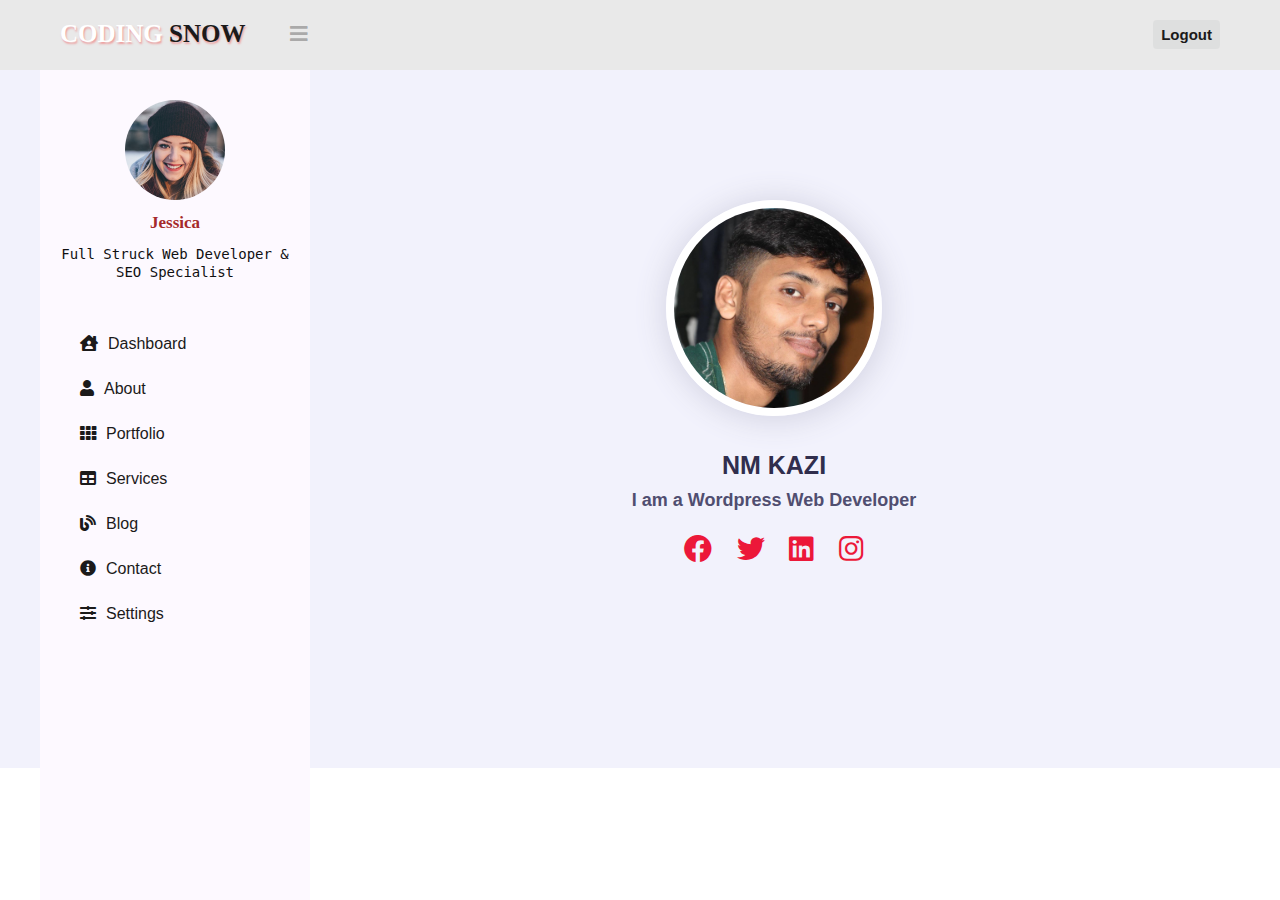
<file: inc/index.html>
<!DOCTYPE html>
<html lang="en">
<head>
  <title>Personal Portfolio Template</title>
  <meta charset="utf-8">
  <meta name="viewport" content="width=device-width, initial-scale=1">
   <!-- Template css Files -->
	
  <link rel="stylesheet" href="../css/fontawesome.min.css" type="text/css" />
  <link rel="stylesheet" href="../css/all.min.css" type="text/css" />
  <link rel="stylesheet" href="../inc/style.css" type="text/css">
</head>
<body>
	
	
	    <!--header area start-->
		
		<div class="container top_bg ">
			<div class="main_content">
				
				<header>
				<input type="checkbox" id="check">
				  <label for="check">
					<i class="fas fa-bars" id="sidebar_btn"></i>
				  </label>
				  <div class="left_area">
					<h3>Coding <span>Snow</span></h3>
				  </div>
				  <div class="right_area">
					<a href="#" class="logout_btn">Logout</a>
				  </div>
				</header>
				<!--header area end-->

			</div>
		</div>
<!--Left sidebar start-->
<div class="container content_bg ">
	<div class="main_content">
		<aside class="content_left left_area ">
			  <div class="profile_info">
				<img src="../images/1.png" class="profile_image" alt="">
				<h4>Jessica</h4>
				<p> Full Struck Web Developer & SEO Specialist </p>
			  </div>
			  
			  <!--Left sidebar Menu start-->
			<nav class="uiScrollableArea">
				<ul>
					<li><a href="#"><i class="fas fa-house-user"></i><span>Dashboard</span></a></li>
					<li> <a href="#"><i class="fas fa-user"></i><span>About</span></a></li>
					<li><a href="#"><i class="fas fa-th"></i><span>Portfolio</span></a></li>
					<li><a href="#"><i class="fas fa-table"></i><span>Services</span></a></li>
					<li> <a href="#"><i class="fas fa-blog"></i><span>Blog</span></a></li>
					<li><a href="#"><i class="fas fa-info-circle"></i><span>Contact</span></a></li>
					<li> <a href="#"><i class="fas fa-sliders-h"></i><span>Settings</span></a></li>
				</ul>
			</nav>
			<!--left sidebar menu end-->
		</aside>
	<!--left sidebar end-->
		<section class="content_wraper">
	<div class="content">
	<div class="profile">
		<img src="../images/nmkazi.jpg" alt="" />
		<h2>NM KAZI</h2>
		<p> I am a Wordpress Web Developer</p>
		<a href="#"><i class="fab fa-facebook"></i></a>
		<a href="#"><i class="fab fa-twitter"></i></a>
		<a href="#"><i class="fab fa-linkedin"></i></a>
		<a href="#"><i class="fab fa-instagram"></i></a>
	</div>
	</div>
		
	</section>
	
	<!--right content section start-->
	


	<!--right content section end-->
	
	
	
	</div>
</div>

</body>
</html>
</file>
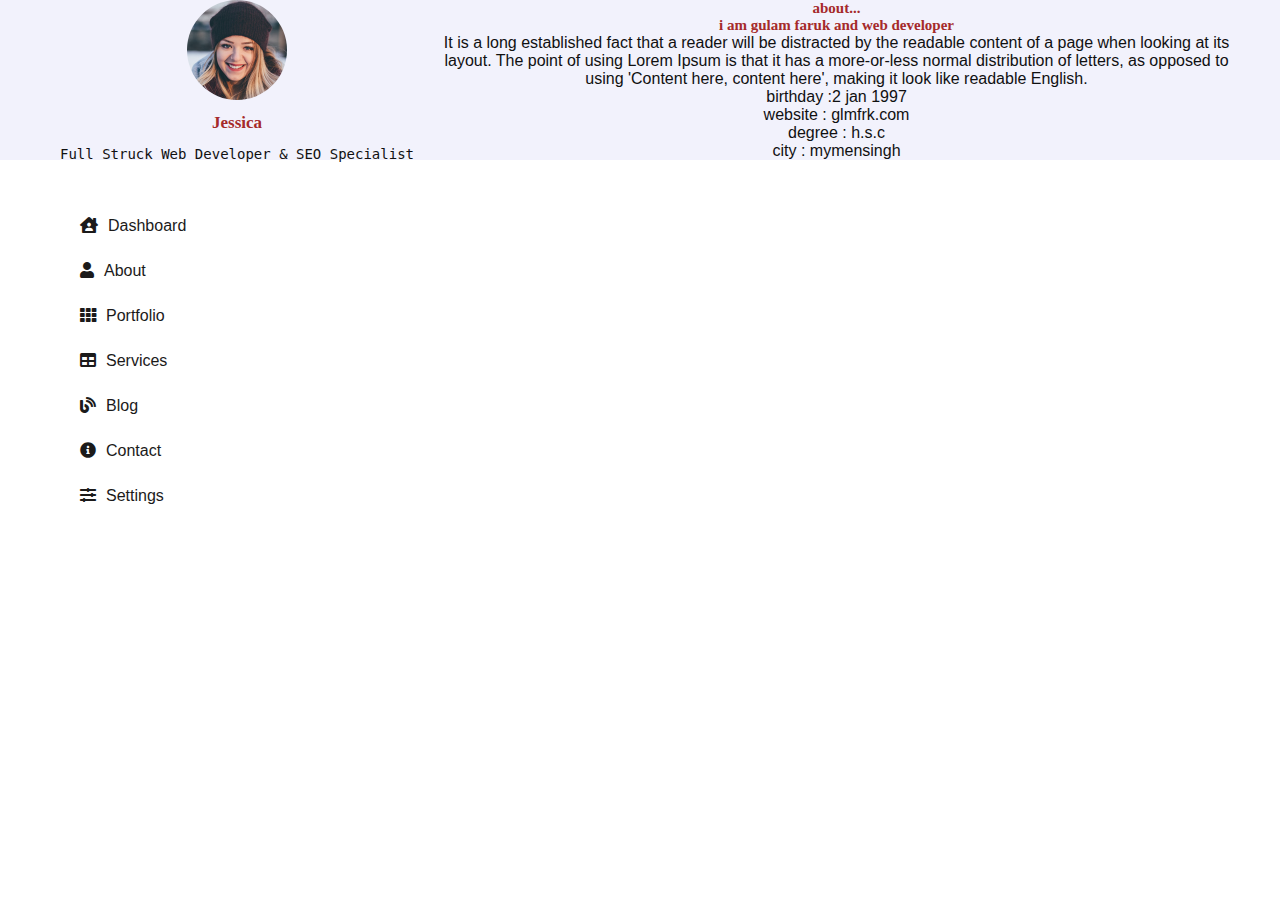
<file: about.html>
<!DOCTYPE html>
<html lang="en">
<head>
  <title>Personal Portfolio Template</title>
  <meta charset="utf-8">
  <meta name="viewport" content="width=device-width, initial-scale=1">
   <!-- Template css Files -->
	
  <link rel="stylesheet" href="css/fontawesome.min.css" type="text/css" />
  <link rel="stylesheet" href="css/all.min.css" type="text/css" />
  <link rel="stylesheet" href="about.css" type="text/css">
</head>
<body>
	
	
<!--Left sidebar start-->
<div class="container content_bg ">
	<div class="main_content">
		<aside class="content_sidebar left_area ">
			  <div class="profile_info">
				<img src="images/1.png" class="profile_image" alt="">
				<h4>Jessica</h4>
				<p> Full Struck Web Developer & SEO Specialist </p>
			  </div>
			  
			  <!--Left sidebar Menu start-->
			<nav class="uiScrollableArea">
				<ul>
					<li><a href="#"><i class="fas fa-house-user"></i><span>Dashboard</span></a></li>
					<li> <a href="#"><i class="fas fa-user"></i><span>About</span></a></li>
					<li><a href="#"><i class="fas fa-th"></i><span>Portfolio</span></a></li>
					<li><a href="#"><i class="fas fa-table"></i><span>Services</span></a></li>
					<li> <a href="#"><i class="fas fa-blog"></i><span>Blog</span></a></li>
					<li><a href="#"><i class="fas fa-info-circle"></i><span>Contact</span></a></li>
					<li> <a href="#"><i class="fas fa-sliders-h"></i><span>Settings</span></a></li>
				</ul>
			</nav>
			<!--left sidebar menu end-->
		</aside>
	<!--left sidebar end-->
	
	
<!--right content section start-->

	<section class="content_wraper ">
		<div class="content fix">
		<div id="contact_page">
		
		<h1 class="heading"> about...</h1>
		
		<div class="myBio fix">		
			<h2> i am gulam faruk and web developer</h2>
			<p>It is a long established fact that a reader will be distracted by the readable content of a page when looking at its layout. The point of using Lorem Ipsum is that it has a more-or-less normal distribution of letters, as opposed to using 'Content here, content here', making it look like readable English.</p>
			
			<div class="bioData">
			<div class="one_half1">
				<ul>
					<li><span>birthday :2 jan 1997</span></li>
					<li><span>website : glmfrk.com</span></li>
					<li><span>degree : h.s.c</span></li>
					<li><span>city : mymensingh</span></li>
				</ul>
			</div>
			<div class="one_half1"></div>
			
			</div>
			
		</div>
			
		</div>
		</div>
		
	</section>

<!--right content section end-->
	
	
	
	</div>
</div>

</body>
</html>
</file>
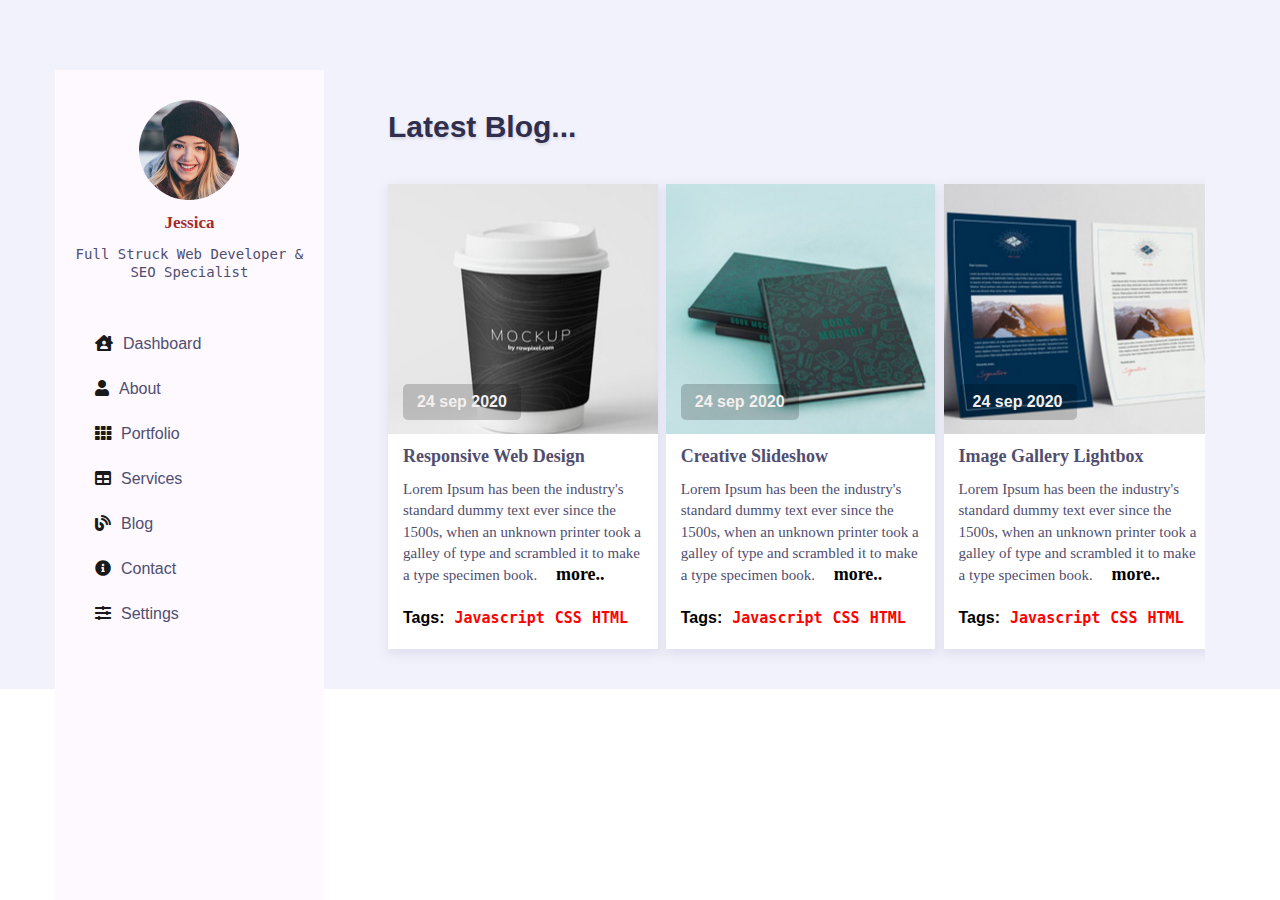
<file: inc/blog.html>
<!DOCTYPE html>
<html lang="en">
<head>
  <title>Personal Portfolio Template</title>
  <meta charset="utf-8">
  <meta name="viewport" content="width=device-width, initial-scale=1">
   <!-- Template css Files -->
	
  <link rel="stylesheet" href="../css/fontawesome.min.css" type="text/css" />
  <link rel="stylesheet" href="../css/all.min.css" type="text/css" />
  <link rel="stylesheet" href="../inc/blog.css" type="text/css">
</head>
<body>
	
	
<!--Left sidebar start-->
<div class="container content_bg ">
	<div class="main_content">
		<aside class="content_sidebar left_area ">
			  <div class="profile_info">
				<img src="../images/1.png" class="profile_image" alt="">
				<h4>Jessica</h4>
				<p> Full Struck Web Developer & SEO Specialist </p>
			  </div>
			  
			  <!--Left sidebar Menu start-->
			<nav class="uiScrollableArea">
				<ul>
					<li><a href="#"><i class="fas fa-house-user"></i><span>Dashboard</span></a></li>
					<li> <a href="#"><i class="fas fa-user"></i><span>About</span></a></li>
					<li><a href="#"><i class="fas fa-th"></i><span>Portfolio</span></a></li>
					<li><a href="#"><i class="fas fa-table"></i><span>Services</span></a></li>
					<li> <a href="#"><i class="fas fa-blog"></i><span>Blog</span></a></li>
					<li><a href="#"><i class="fas fa-info-circle"></i><span>Contact</span></a></li>
					<li> <a href="#"><i class="fas fa-sliders-h"></i><span>Settings</span></a></li>
				</ul>
			</nav>
			<!--left sidebar menu end-->
		</aside>
	<!--left sidebar end-->
	
	
<!--right content section start-->

	<section class="content_wraper ">
		<div class="content fix">
		<div id="contact_page">
		
		<h1 class="heading"> latest blog...</h1>
		
		<div class="contact_info fix">		
			<div class="one_half fix">
			<div class="one_half_img date_img1">
			<a  class="date" href="">24 sep 2020</a>
			</div>
			<div class="one_half_blog">
			<h3><a href="#">Responsive Web Design</a></h3>
			<p>Lorem Ipsum has been the industry's standard dummy text ever since the 1500s, when an unknown printer took a galley of type and scrambled it to make a type specimen book. <a class="reading" href="#">more..</a> </p>
			<ul>
			<span>Tags:
				<li><a href="">HTML</a></li>
				<li><a href="">CSS</a></li>
				<li><a href="">javascript</a></li>
				</span>
			</ul>
			</div>
			</div>		
			<div class="one_half fix">
			<div class="one_half_img date_img2">
			<a  class="date" href="">24 sep 2020</a>
			</div>
			<div class="one_half_blog">
			<h3><a href="#">Creative Slideshow</a></h3>
			<p>Lorem Ipsum has been the industry's standard dummy text ever since the 1500s, when an unknown printer took a galley of type and scrambled it to make a type specimen book. <a class="reading" href="#">more..</a> </p>
			<ul>
			<span>Tags:
				<li><a href="">HTML</a></li>
				<li><a href="">CSS</a></li>
				<li><a href="">javascript</a></li>
				</span>
			</ul>
			</div>
			</div>			
			<div class="one_half fix">
			<div class="one_half_img date_img3">
			<a  class="date" href="">24 sep 2020</a>
			</div>
			<div class="one_half_blog">
			<h3><a href="#">Image Gallery Lightbox </a></h3>
			<p>Lorem Ipsum has been the industry's standard dummy text ever since the 1500s, when an unknown printer took a galley of type and scrambled it to make a type specimen book. <a class="reading" href="#">more..</a> </p>
			<ul>
			<span>Tags:
				<li><a href="">HTML</a></li>
				<li><a href="">CSS</a></li>
				<li><a href="">javascript</a></li>
				</span>
			</ul>
			</div>
			</div>	
			
		
		</div>
			
		</div>
		</div>
		
	</section>

<!--right content section end-->
	
	
	
	</div>
</div>

</body>
</html>
</file>
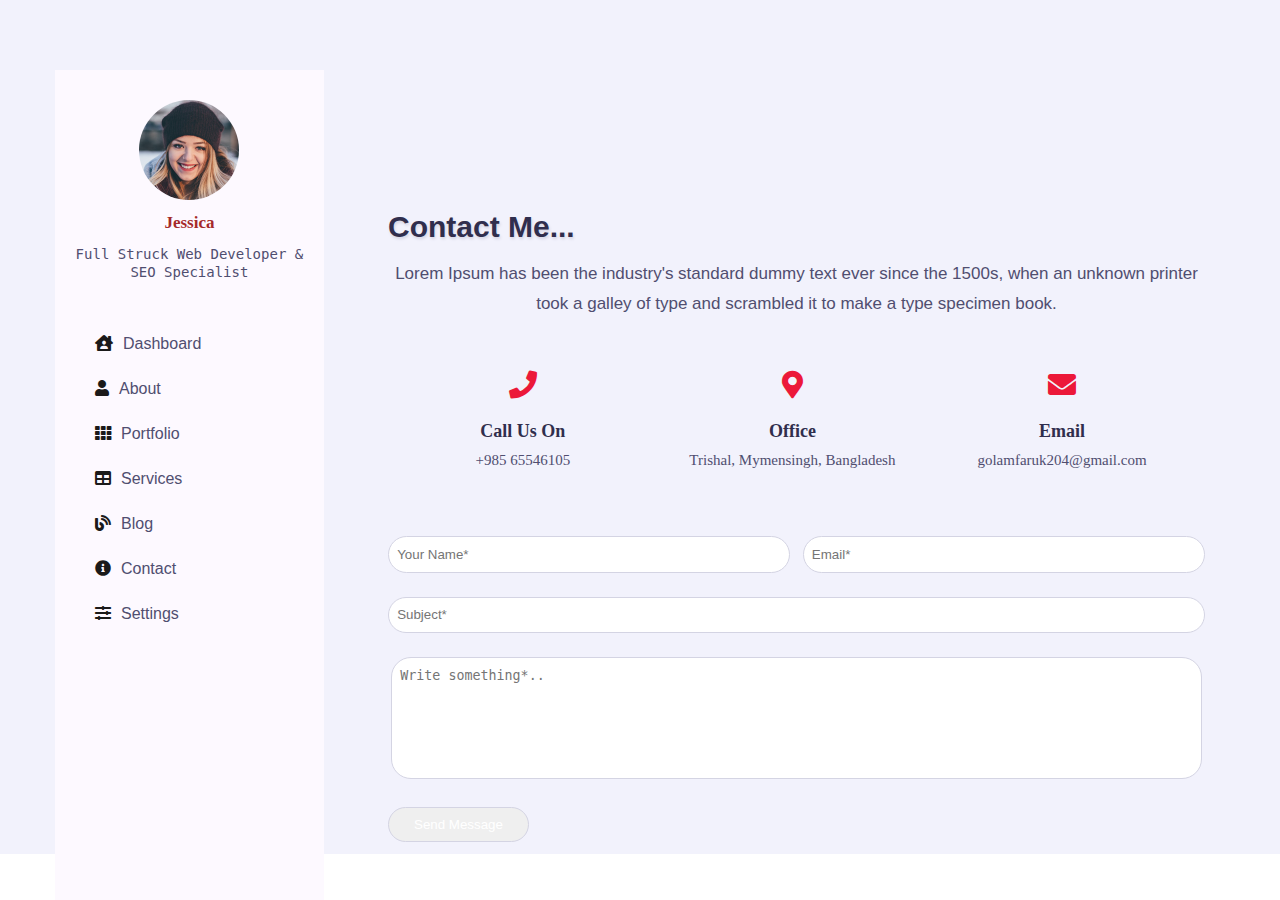
<file: inc/contact.html>
<!DOCTYPE html>
<html lang="en">
<head>
  <title>Personal Portfolio Template</title>
  <meta charset="utf-8">
  <meta name="viewport" content="width=device-width, initial-scale=1">
   <!-- Template css Files -->
	
  <link rel="stylesheet" href="../css/fontawesome.min.css" type="text/css" />
  <link rel="stylesheet" href="../css/all.min.css" type="text/css" />
  <link rel="stylesheet" href="../inc/contact.css" type="text/css">
</head>
<body>
	
	
<!--Left sidebar start-->
<div class="container content_bg ">
	<div class="main_content">
		<aside class="content_sidebar left_area ">
			  <div class="profile_info">
				<img src="../images/1.png" class="profile_image" alt="">
				<h4>Jessica</h4>
				<p> Full Struck Web Developer & SEO Specialist </p>
			  </div>
			  
			  <!--Left sidebar Menu start-->
			<nav class="uiScrollableArea">
				<ul>
					<li><a href="#"><i class="fas fa-house-user"></i><span>Dashboard</span></a></li>
					<li> <a href="#"><i class="fas fa-user"></i><span>About</span></a></li>
					<li><a href="#"><i class="fas fa-th"></i><span>Portfolio</span></a></li>
					<li><a href="#"><i class="fas fa-table"></i><span>Services</span></a></li>
					<li> <a href="#"><i class="fas fa-blog"></i><span>Blog</span></a></li>
					<li><a href="#"><i class="fas fa-info-circle"></i><span>Contact</span></a></li>
					<li> <a href="#"><i class="fas fa-sliders-h"></i><span>Settings</span></a></li>
				</ul>
			</nav>
			<!--left sidebar menu end-->
		</aside>
	<!--left sidebar end-->
	
	
<!--right content section start-->

	<section class="content_wraper ">
		<div class="content fix">
		<div id="contact_page">
		
		<h1 class="heading"> Contact Me...</h1>
		<p class="contact_mgs">Lorem Ipsum has been the industry's standard dummy text ever since the 1500s, when an unknown printer took a galley of type and scrambled it to make a type specimen book. </p>
		
		<div class="contact_info fix">
		
			<div class="one_half">
			<i class="fas fa-phone"></i>
			<h3>call us on </h3>
			<p>+985 65546105</p>
			</div>	
			<div class="one_half">
			<i class="fas fa-map-marker-alt"></i>
			<h3>Office</h3>
			<p>Trishal, Mymensingh, Bangladesh</p>
			</div>	
			<div class="one_half">
			<i class="fas fa-envelope"></i>
			<h3>Email</h3>
			<p>golamfaruk204@gmail.com</p>
			</div>
		
		</div>
		<div class="contact_form fix">
		  <form action="contact_info.php">
				<input type="text" name="fullname" required="required" placeholder="Your Name*">

				<input type="email" name="email" required="required" placeholder="Email*" />
				<input type="text"  id="subj" name="subject" required="required" placeholder="Subject*" />
				
				<textarea id="mgs_box" name="subject" required="required" placeholder="Write something*.."  ></textarea>

				<input type="submit" value="Send Message">
		  </form>
		</div>
			
		</div>
		</div>
		
	</section>

<!--right content section end-->
	
	
	
	</div>
</div>

</body>
</html>
</file>
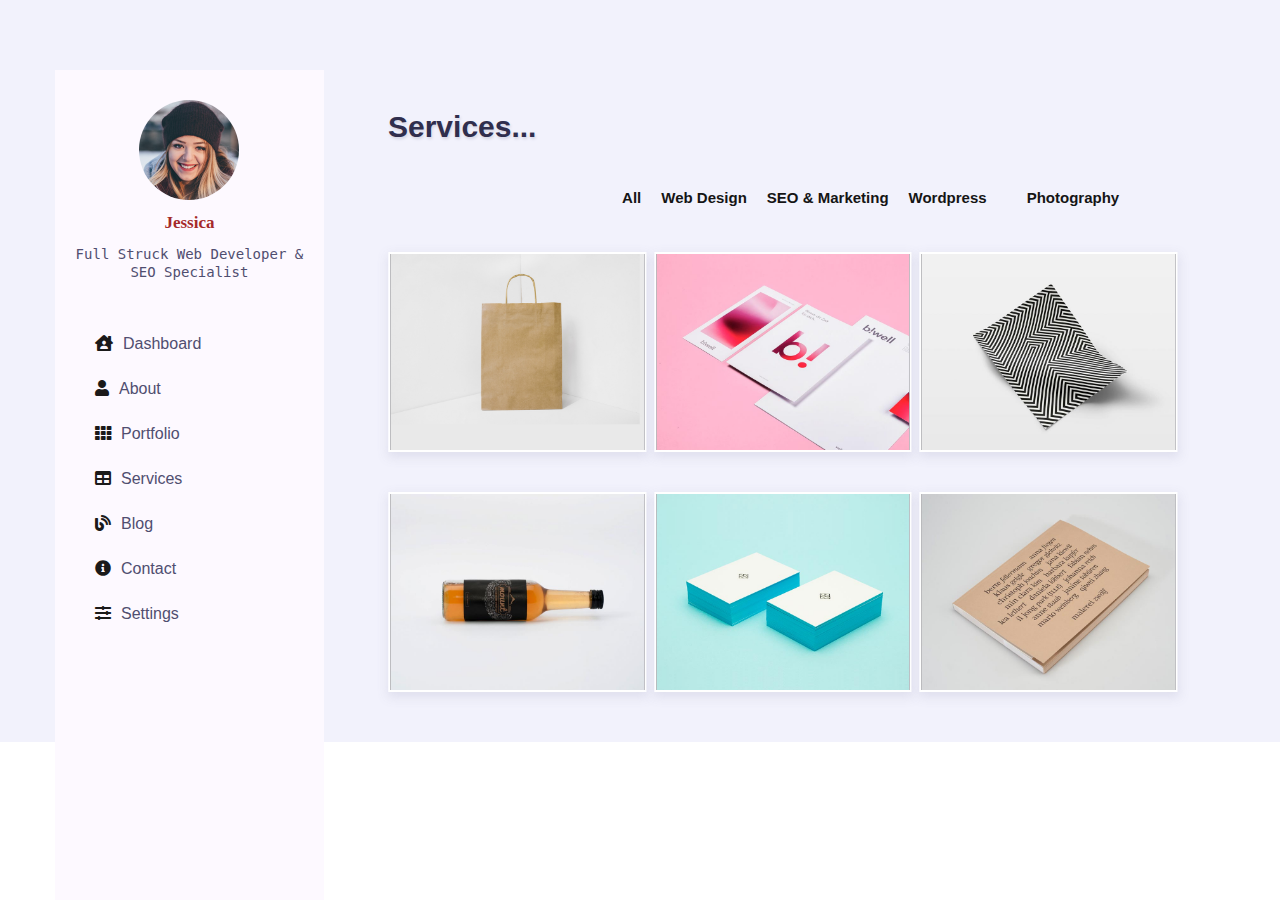
<file: inc/portfolio.html>
<!DOCTYPE html>
<html lang="en">
<head>
  <title>Personal Portfolio Template</title>
  <meta charset="utf-8">
  <meta name="viewport" content="width=device-width, initial-scale=1">
   <!-- Template css Files -->
	
  <link rel="stylesheet" href="../css/fontawesome.min.css" type="text/css" />
  <link rel="stylesheet" href="../css/all.min.css" type="text/css" />
  <link rel="stylesheet" href="../inc/portfolio.css" type="text/css">
</head>
<body>
	
	
<!--Left sidebar start-->
<div class="container content_bg ">
	<div class="main_content">
		<aside class="content_sidebar left_area ">
			  <div class="profile_info">
				<img src="../images/1.png" class="profile_image" alt="">
				<h4>Jessica</h4>
				<p> Full Struck Web Developer & SEO Specialist </p>
			  </div>
			  
			  <!--Left sidebar Menu start-->
			<nav class="uiScrollableArea">
				<ul>
					<li><a href="#"><i class="fas fa-house-user"></i><span>Dashboard</span></a></li>
					<li> <a href="#"><i class="fas fa-user"></i><span>About</span></a></li>
					<li><a href="#"><i class="fas fa-th"></i><span>Portfolio</span></a></li>
					<li><a href="#"><i class="fas fa-table"></i><span>Services</span></a></li>
					<li> <a href="#"><i class="fas fa-blog"></i><span>Blog</span></a></li>
					<li><a href="#"><i class="fas fa-info-circle"></i><span>Contact</span></a></li>
					<li> <a href="#"><i class="fas fa-sliders-h"></i><span>Settings</span></a></li>
				</ul>
			</nav>
			<!--left sidebar menu end-->
		</aside>
	<!--left sidebar end-->
	
	
<!--right content section start-->

	<section class="content_wraper ">
		<div class="content fix">
		<div id="contact_page">
		<div class="heading_bar">
		<h1 class="heading"> Services...</h1>
		
		<ul class="menu2">
			<li><a href="#">all</a></li>
			<li><a href="#">Web design</a></li>
			<li><a href="#">SEO & Marketing</a></li>
			<li><a href="#">wordpress</a></li>
			<li><a href="#"></a></li>
			<li><a href="#">photography</a></li>
		</ul>
		</div>
		
		<div class="contact_info fix">		
			<div class="one_half fix">
			<div class="one_half_img ">
			<a href="#"><img src="../images/portfolio/1.jpg" alt="" /></a>
			</div>
			<div class="one_half_blog">
			<a href="#"><h3>Web Design</h3></a>
			<p>ownar by: <a href="#">gulam faruk</a> </p>		
			</div>
			<ul class="info">
				<li><a href=""><i class="fas fa-search"></i></a></li>
			</ul>
			</div>	
			
			<div class="one_half fix">
			<div class="one_half_img ">
			<a href="#"><img src="../images/portfolio/2.jpg" alt="" /></a>
			</div>
			<div class="one_half_blog">
			<a href="#"><h3>Web Design</h3></a>
			<p>ownar by: <a href="#">gulam faruk</a> </p>		
			</div>
			<ul class="info">
				<li><a href=""><i class="fas fa-search"></i></a></li>
			</ul>
			</div>			
			
			<div class="one_half fix">
			<div class="one_half_img ">
			<a href="#"><img src="../images/portfolio/3.jpg" alt="" /></a>
			</div>
			<div class="one_half_blog">
			<a href="#"><h3>Web Design</h3></a>
			<p>ownar by: <a href="#">gulam faruk</a> </p>	
			</div>
			<ul class="info">
				<li><a href=""><i class="fas fa-search"></i></a></li>
			</ul>
			</div>			
			
			<div class="one_half fix">
			<div class="one_half_img ">
			<a href="#"><img src="../images/portfolio/4.jpg" alt="" /></a>
			</div>
			<div class="one_half_blog">
			<a href="#"><h3>Web Design</h3></a>
			<p>ownar by: <a href="#">gulam faruk</a> </p>
			</div>
			<ul class="info">
				<li><a href=""><i class="fas fa-search"></i></a></li>
			</ul>
			</div>	
			
			<div class="one_half fix">
			<div class="one_half_img ">
			<a href="#"><img src="../images/portfolio/5.jpg" alt="" /></a>
			</div>
			<div class="one_half_blog">
			<a href="#"><h3>Web Design</h3></a>
			<p>ownar by: <a href="#">gulam faruk</a> </p>
			</div>
			<ul class="info">
				<li><a href=""><i class="fas fa-search"></i></a></li>
			</ul>
			</div>	

			<div class="one_half fix">
			<div class="one_half_img ">
			<a href="#"><img src="../images/portfolio/6.jpg" alt="" /></a>
			</div>
			<div class="one_half_blog">
			<a href="#"><h3>Web Design</h3></a>
			<p>ownar by: <a href="#">gulam faruk</a> </p>
			</div>
			<ul class="info">
				<li><a href=""><i class="fas fa-search"></i></a></li>
			</ul>
			</div>		
			
		
		</div>
			
		</div>
		</div>
		
	</section>

<!--right content section end-->
	
	
	
	</div>
</div>

</body>
</html>
</file>
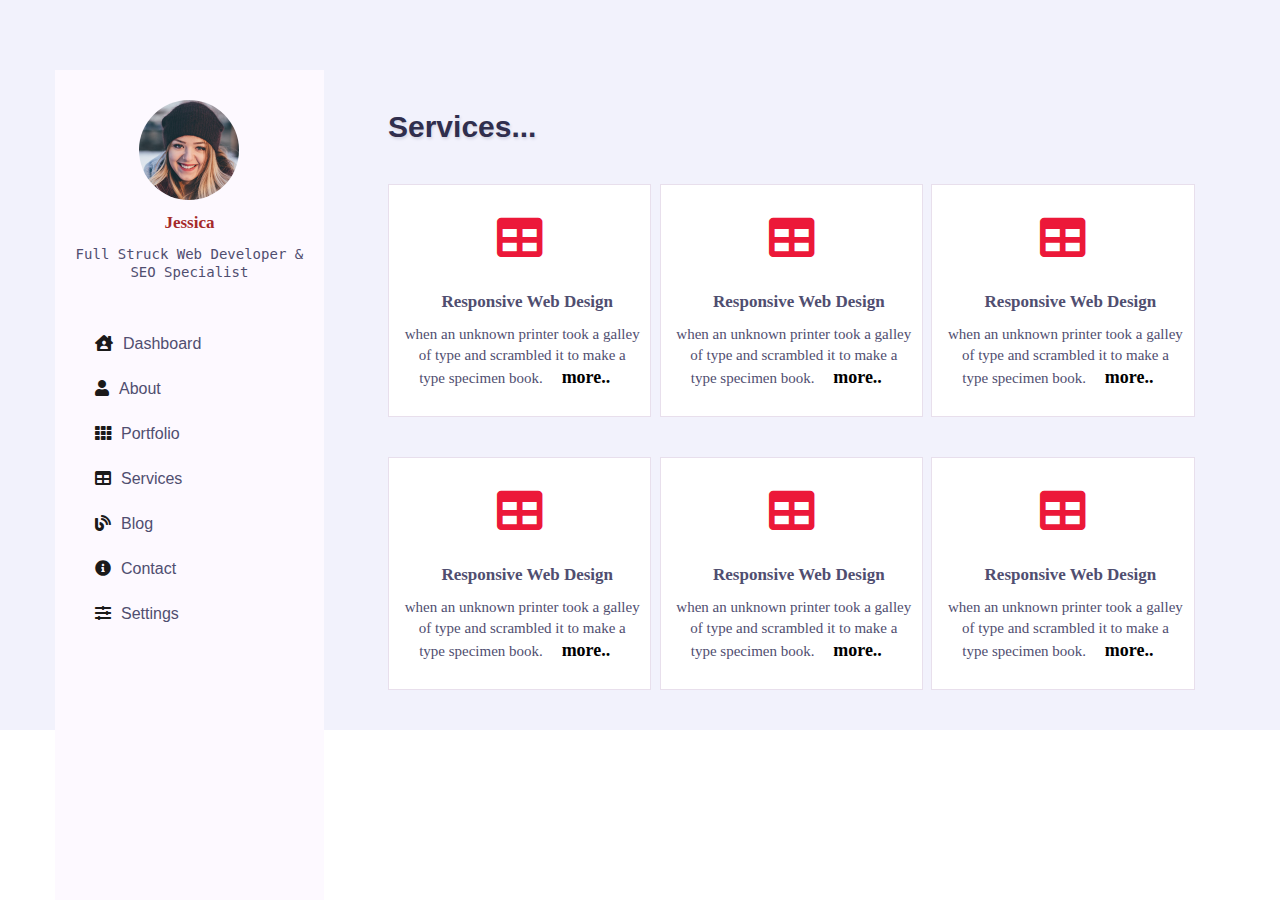
<file: inc/services.html>
<!DOCTYPE html>
<html lang="en">
<head>
  <title>Personal Portfolio Template</title>
  <meta charset="utf-8">
  <meta name="viewport" content="width=device-width, initial-scale=1">
   <!-- Template css Files -->
	
  <link rel="stylesheet" href="../css/fontawesome.min.css" type="text/css" />
  <link rel="stylesheet" href="../css/all.min.css" type="text/css" />
  <link rel="stylesheet" href="services.css" type="text/css">
</head>
<body>
	
	
<!--Left sidebar start-->
<div class="container content_bg ">
	<div class="main_content">
		<aside class="content_sidebar left_area ">
			  <div class="profile_info">
				<img src="../images/1.png" class="profile_image" alt="">
				<h4>Jessica</h4>
				<p> Full Struck Web Developer & SEO Specialist </p>
			  </div>
			  
			  <!--Left sidebar Menu start-->
			<nav class="uiScrollableArea">
				<ul>
					<li><a href="#"><i class="fas fa-house-user"></i><span>Dashboard</span></a></li>
					<li> <a href="#"><i class="fas fa-user"></i><span>About</span></a></li>
					<li><a href="#"><i class="fas fa-th"></i><span>Portfolio</span></a></li>
					<li><a href="#"><i class="fas fa-table"></i><span>Services</span></a></li>
					<li> <a href="#"><i class="fas fa-blog"></i><span>Blog</span></a></li>
					<li><a href="#"><i class="fas fa-info-circle"></i><span>Contact</span></a></li>
					<li> <a href="#"><i class="fas fa-sliders-h"></i><span>Settings</span></a></li>
				</ul>
			</nav>
			<!--left sidebar menu end-->
		</aside>
	<!--left sidebar end-->
	
	
<!--right content section start-->

	<section class="content_wraper ">
		<div class="content fix">
		<div id="contact_page">
		
		<h1 class="heading"> Services...</h1>
		
		<div class="contact_info fix">		
			<div class="one_half fix">
			<div class="thumbimg">
			<a class=""> <i class="fas fa-table"> </i></a></div>
			<div class="one_half_blog">
			<h3><a href="#">Responsive Web Design</a></h3>
			<p> when an unknown printer took a galley of type and scrambled it to make a type specimen book. <a class="reading" href="#">more..</a> </p>
			
			</div>
			</div>	
			
			<div class="one_half fix">
			<div class="thumbimg">
			<a class=""> <i class="fas fa-table"> </i></a></div>
			<div class="one_half_blog">
			<h3><a href="#">Responsive Web Design</a></h3>
			<p> when an unknown printer took a galley of type and scrambled it to make a type specimen book. <a class="reading" href="#">more..</a> </p>
			
			</div>
			</div>	
			
			<div class="one_half fix">
			<div class="thumbimg">
			<a class=""> <i class="fas fa-table"> </i></a></div>
			<div class="one_half_blog">
			<h3><a href="#">Responsive Web Design</a></h3>
			<p> when an unknown printer took a galley of type and scrambled it to make a type specimen book. <a class="reading" href="#">more..</a> </p>
			
			</div>
			</div>		

			<div class="one_half fix">
			<div class="thumbimg">
			<a class=""> <i class="fas fa-table"> </i></a></div>
			<div class="one_half_blog">
			<h3><a href="#">Responsive Web Design</a></h3>
			<p> when an unknown printer took a galley of type and scrambled it to make a type specimen book. <a class="reading" href="#">more..</a> </p>
			
			</div>
			</div>			
			
			<div class="one_half fix">
			<div class="thumbimg">
			<a class=""> <i class="fas fa-table"> </i></a></div>
			<div class="one_half_blog">
			<h3><a href="#">Responsive Web Design</a></h3>
			<p> when an unknown printer took a galley of type and scrambled it to make a type specimen book. <a class="reading" href="#">more..</a> </p>
			
			</div>
			</div>			
			
			<div class="one_half fix">
			<div class="thumbimg">
			<a class=""> <i class="fas fa-table"> </i></a></div>
			<div class="one_half_blog">
			<h3><a href="#">Responsive Web Design</a></h3>
			<p> when an unknown printer took a galley of type and scrambled it to make a type specimen book. <a class="reading" href="#">more..</a> </p>
			
			</div>
			</div>	
			
		</div>
			
		</div>
		</div>
		
	</section>

<!--right content section end-->
	
	
	
	</div>
</div>

</body>
</html>
</file>
<file: inc/style.css>
*{margin:0;padding:0;}
body{font-family:arial,'georgian' !important; font-size:16px;transition: all 1s ease;
	color: #ddd; text-align:center;
}
h1,h2,h3,h4,h5{font-family:georgian; font-size:15px; color:brown; }
a,p,span{text-decoration:none; color: #101011;}ul,li{list-style:none;display:block;}
img{max-width:100%; height:auto;}
.container{width:100%;margin:0;padding:0}
.main_content{width:1200px;margin:0 auto;display:block;}
.top_bg{ background: #e9e9e9!important; overflow:hidden; position:fixed;}
.content_bg{background: #f2f2fc;}
.fix{overflow:hidden;}
.left_area{float:left;}
.right_area{float:right;}

					/* Optional Tryprography END */
/* CSS Tryprography end here...*/

header{
  z-index: 1;
  background: #e9e9e9 !important;
  padding: 20px;
  height: 30px;
  width:100%;
  display:block;
  
}
.left_area h3{
  color: #fff;
  margin: 0;
  text-transform: uppercase;
  font-size: 25px;
  font-weight: 900;
  text-shadow: 1px 2px 2px #f160608c;
}
.left_area span{
  color: #1b1a1a;
}
label #sidebar_btn{
    z-index: 1;
    color: #8e8d8db3;
    position: relative;
    cursor: pointer;
    left: -400px;
    top: 4px;
    font-size: 20px;
    transition: 0.5s;
    transition-property: color;
}

label #sidebar_btn:hover{
  color: #19B3D3;
}
#check{
  position:absolute;
  left:-99999px;
}
.logout_btn{
  padding: 6px 8px;
  background: #67757814;
  text-decoration: none;
  float: right;
  margin-right: 40px;
  border-radius: 4px;
  font-size: 15px;
  font-weight: 600;
  color: #1b1a1a;
  transition: 0.5s;
  transition-property: background;
}

.logout_btn:hover{
  background: #0B87A6;
}

/* left content menu start.. */

aside.content_left{
	max-width:270px;
	height: calc(100% - 9%);
	height: calc(100% - -37%);
	background:#fdf9ff !important;
	display:block;
	transition: 0.5s;
	transition-property: left;
	overflow-y: auto;
	padding-top: 30px;
	position: fixed !important;
	top:70px;

}
div.profile_info{
	display: flex;
    flex-direction: column;
    justify-content: center;
    align-items: center;
	padding-bottom:30px;
}
div.profile_info img{
	max-width: 100px;
    height: 100px;
    border-radius: 100px;
    margin-bottom: 10px;
}
div.profile_info h4{
	font-size: 17px;
    line-height: 25px;
}
div.profile_info p{
	font-family:monospace;
	font-size:14px;
	line-height:18px;
	padding: 10px 20px;
}

nav ul li{
  transition: 0.5s;
  transition-property: background;
}
nav ul li>a{
  display: block;
  width: 100%;
  line-height: 45px;
  text-decoration: none;
  padding-left: 40px;
  box-sizing: border-box;
  text-align:left;
}

nav ul li i{padding-right:10px;color:#1b1a1a}

nav ul li:hover{background:#ebebeb;}

nav ul li:hover i{
  color: #ec1839;
}
nav ul li:hover span{
	color:#ec1839;
}

nav.uiScrollableArea {
    direction: ltr;
    height: 100%;
    overflow: hidden;
    position: relative;
}

section.content_wraper{
    max-width: 930px;
    height: auto;
    background: #f2f2fc;
    margin-left: 269px;
    background-size: cover;
}
div.content{
	max-width:900px;
	display:block;
	overflow:hidden;
	margin:0 auto;
}
div.content .profile{
	margin:200px auto;
}
div.content .profile img{
	max-width: 200px;
    height: 200px;
    border-radius: 100%;
    border: 8px solid #fff;
    box-shadow: 1px 2px 30px 3px #d4d4e3;
}
div.content .profile h2{
	color: #302e4d; padding-top:25px; font-family:arial;font-size:25px;
	font-weight:bold;line-height:40px;}
div.content .profile p{
	color: #504e70;font-family:arial;font-size:18px;
	font-weight:bold;line-height:30px;padding-bottom:15px;}
div.content .profile a{}
div.content .profile i{color: #ec1839; font-size:28px;padding:5px 10px;}



/* left content menu end.. */

/* header{
  z-index: 1;
  position: fixed;
  background: #22242A;
  padding: 20px;
  height: 30px;
}

.left_area h3{
  color: #fff;
  margin: 0;
  text-transform: uppercase;
  font-size: 22px;
  font-weight: 900;
}

.left_area span{
  color: #19B3D3;
}

.logout_btn{
  padding: 5px;
  background: #19B3D3;
  text-decoration: none;
  float: right;
  margin-top: -30px;
  margin-right: 40px;
  border-radius: 2px;
  font-size: 15px;
  font-weight: 600;
  color: #fff;
  transition: 0.5s;
  transition-property: background;
}

.logout_btn:hover{
  background: #0B87A6;
}


.sidebar{
  z-index: 1;
  top: 0;
  background: #2f323a;
  margin-top: 70px;
  padding-top: 30px;
  position: fixed;
  left: 0;
  width: 250px;
  height: calc(100% - 9%);
  transition: 0.5s;
  transition-property: left;
  overflow-y: auto;
}

.profile_info{
  display: flex;
  flex-direction: column;
  justify-content: center;
  align-items: center;
}

.sidebar .profile_info .profile_image{
  width: 100px;
  height: 100px;
  border-radius: 100px;
  margin-bottom: 10px;
}

.sidebar .profile_info h4{
  color: #ccc;
  margin-top: 0;
  margin-bottom: 20px;
}

.sidebar p{
	color: #ccc;
    padding: 10px 20px;
    line-height: 22px;
    font-family: monospace;
    font-size: 14px;
    font-weight: 600;
}

.sidebar a{
  color: #fff;
  display: block;
  width: 100%;
  font-family: monospace;
  font-size:15px;
  line-height: 60px;
  text-decoration: none;
  padding-left: 40px;
  box-sizing: border-box;
  transition: 0.5s;
  transition-property: background;
}

.sidebar a:hover{
  background: #19B3D3;
}

.sidebar i{
  padding-right: 10px;
} */
</file>
<file: about.css>
*{margin:0;padding:0;}
body{font-family:arial,'georgian' !important; font-size:16px;transition: all 1s ease;
	color: #ddd; text-align:center;
}
h1,h2,h3,h4,h5{font-family:georgian; font-size:15px; color:brown; }
a,p,span{text-decoration:none; color: #101011;}ul,li{list-style:none;display:block;}
img{max-width:100%; height:auto;}
.container{width:100%;margin:0;padding:0}
.main_content{width:1200px;margin:0 auto;display:block;}
.top_bg{ background: #e9e9e9!important; overflow:hidden; position:fixed;}
.content_bg{background: #f2f2fc;}
.fix{overflow:hidden;}
.left_area{float:left;}
.right_area{float:right;}

					/* Optional Tryprography END */
/* CSS Tryprography end here...*/

header{
  z-index: 1;
  background: #e9e9e9 !important;
  padding: 20px;
  height: 30px;
  width:100%;
  display:block;
  
}
.left_area h3{
  color: #fff;
  margin: 0;
  text-transform: uppercase;
  font-size: 25px;
  font-weight: 900;
  text-shadow: 1px 2px 2px #f160608c;
}
.left_area span{
  color: #1b1a1a;
}
label #sidebar_btn{
    z-index: 1;
    color: #8e8d8db3;
    position: relative;
    cursor: pointer;
    left: -400px;
    top: 4px;
    font-size: 20px;
    transition: 0.5s;
    transition-property: color;
}

label #sidebar_btn:hover{
  color: #19B3D3;
}
#check{
  position:absolute;
  left:-99999px;
}
.logout_btn{
  padding: 6px 8px;
  background: #67757814;
  text-decoration: none;
  float: right;
  margin-right: 40px;
  border-radius: 4px;
  font-size: 15px;
  font-weight: 600;
  color: #1b1a1a;
  transition: 0.5s;
  transition-property: background;
}

.logout_btn:hover{
  background: #0B87A6;
}

/* left content menu start.. */

aside.content_left{
	max-width:270px;
	height: calc(100% - 9%);
	height: calc(100% - -37%);
	background:#fdf9ff !important;
	display:block;
	transition: 0.5s;
	transition-property: left;
	overflow-y: auto;
	padding-top: 30px;
	position: fixed !important;
	top:70px;

}
div.profile_info{
	display: flex;
    flex-direction: column;
    justify-content: center;
    align-items: center;
	padding-bottom:30px;
}
div.profile_info img{
	max-width: 100px;
    height: 100px;
    border-radius: 100px;
    margin-bottom: 10px;
}
div.profile_info h4{
	font-size: 17px;
    line-height: 25px;
}
div.profile_info p{
	font-family:monospace;
	font-size:14px;
	line-height:18px;
	padding: 10px 20px;
}

nav ul li{
  transition: 0.5s;
  transition-property: background;
}
nav ul li>a{
  display: block;
  width: 100%;
  line-height: 45px;
  text-decoration: none;
  padding-left: 40px;
  box-sizing: border-box;
  text-align:left;
}

nav ul li i{padding-right:10px;color:#1b1a1a}

nav ul li:hover{background:#ebebeb;}

nav ul li:hover i{
  color: #ec1839;
}
nav ul li:hover span{
	color:#ec1839;
}

nav.uiScrollableArea {
    direction: ltr;
    height: 100%;
    overflow: hidden;
    position: relative;
}

section.content_wraper{
    max-width: 930px;
    height: auto;
    background: #f2f2fc;
    margin-left: 269px;
    background-size: cover;
}
div.content{
	max-width:900px;
	display:block;
	overflow:hidden;
	margin:0 auto;
}
div.content .profile{
	margin:200px auto;
}
div.content .profile img{
	max-width: 200px;
    height: 200px;
    border-radius: 100%;
    border: 8px solid #fff;
    box-shadow: 1px 2px 30px 3px #d4d4e3;
}
div.content .profile h2{
	color: #302e4d; padding-top:25px; font-family:arial;font-size:25px;
	font-weight:bold;line-height:40px;}
div.content .profile p{
	color: #504e70;font-family:arial;font-size:18px;
	font-weight:bold;line-height:30px;padding-bottom:15px;}
div.content .profile a{}
div.content .profile i{color: #ec1839; font-size:28px;padding:5px 10px;}



/* left content menu end.. */

/* header{
  z-index: 1;
  position: fixed;
  background: #22242A;
  padding: 20px;
  height: 30px;
}

.left_area h3{
  color: #fff;
  margin: 0;
  text-transform: uppercase;
  font-size: 22px;
  font-weight: 900;
}

.left_area span{
  color: #19B3D3;
}

.logout_btn{
  padding: 5px;
  background: #19B3D3;
  text-decoration: none;
  float: right;
  margin-top: -30px;
  margin-right: 40px;
  border-radius: 2px;
  font-size: 15px;
  font-weight: 600;
  color: #fff;
  transition: 0.5s;
  transition-property: background;
}

.logout_btn:hover{
  background: #0B87A6;
}


.sidebar{
  z-index: 1;
  top: 0;
  background: #2f323a;
  margin-top: 70px;
  padding-top: 30px;
  position: fixed;
  left: 0;
  width: 250px;
  height: calc(100% - 9%);
  transition: 0.5s;
  transition-property: left;
  overflow-y: auto;
}

.profile_info{
  display: flex;
  flex-direction: column;
  justify-content: center;
  align-items: center;
}

.sidebar .profile_info .profile_image{
  width: 100px;
  height: 100px;
  border-radius: 100px;
  margin-bottom: 10px;
}

.sidebar .profile_info h4{
  color: #ccc;
  margin-top: 0;
  margin-bottom: 20px;
}

.sidebar p{
	color: #ccc;
    padding: 10px 20px;
    line-height: 22px;
    font-family: monospace;
    font-size: 14px;
    font-weight: 600;
}

.sidebar a{
  color: #fff;
  display: block;
  width: 100%;
  font-family: monospace;
  font-size:15px;
  line-height: 60px;
  text-decoration: none;
  padding-left: 40px;
  box-sizing: border-box;
  transition: 0.5s;
  transition-property: background;
}

.sidebar a:hover{
  background: #19B3D3;
}

.sidebar i{
  padding-right: 10px;
} */
</file>
<file: inc/blog.css>
*{margin:0;padding:0;}
body{font-family:arial,'georgian' !important; font-size:16px;transition: all 1s ease;
	color: #ddd; text-align:center;
}
h1,h2,h3,h4,h5{font-family:georgian; font-size:15px; color:brown; }
a,p,span{text-decoration:none; color: #504e70;}ul,li{list-style:none;display:block;}
img{max-width:100%; height:auto;}
.container{max-width:100%;margin:0;padding:0}
.main_content{max-width:1170px !important;margin:0 auto;display:block;}
.top_bg{ background: #e9e9e9!important; overflow:hidden; position:fixed;}
.content_bg{background: #f2f2fc; overflow:hidden;}
.fix{overflow:hidden;}
.left_area{float:left;}
.right_area{float:right;}

					/* Optional Tryprography END */
/* CSS Tryprography end here...*/

/* left content menu start.. */

aside.content_sidebar{
	max-width:21%;
	height: calc(100% - 9%);
	height: calc(100% - -37%);
	background:#fdf9ff !important;
	display:block;
	transition: 0.5s;
	transition-property: left;
	overflow: hidden;
	padding-top: 30px;
	position: fixed !important;
	top:70px;

}
div.profile_info{
	display: flex;
    flex-direction: column;
    justify-content: center;
    align-items: center;
	padding-bottom:30px;
}
div.profile_info img{
	max-width: 100px;
    height: 100px;
    border-radius: 100px;
    margin-bottom: 10px;
}
div.profile_info h4{
	font-size: 17px;
    line-height: 25px;
}
div.profile_info p{
	font-family:monospace;
	font-size:14px;
	line-height:18px;
	padding: 10px 20px;
}

nav ul li{
  transition: 0.5s;
  transition-property: background;
}
nav ul li>a{
  display: block;
  width: 100%;
  line-height: 45px;
  text-decoration: none;
  padding-left: 40px;
  box-sizing: border-box;
  text-align:left;
}

nav ul li i{padding-right:10px;color:#1b1a1a}

nav ul li:hover{background:#ebebeb;}

nav ul li:hover i{
  color: #ec1839;
}
nav ul li:hover span{
	color:#ec1839;
}

nav.uiScrollableArea {
    direction: ltr;
    height: 100%;
    overflow: hidden;
    position: relative;
}

section.content_wraper{
    max-width:79%;
    height: auto;
	display:block;
	overflow:hidden;
	background: #1abc9c75;
    background: #f2f2fc;
    margin-left: 283px !important;
    background-size: cover;
	margin-top:70px !important;
}
div.content{
	max-width:100%;
	display:block;
	overflow:hidden;
	margin:0 auto;
}
div#contact_page{
	padding-bottom:100px;
	padding:0px 20px;
}
div#contact_page .heading{
	text-align:left;
    text-shadow: 1px 2px 3px #d4d4e3;
	color: #302e4d;
    padding-top: 25px;
    font-family: arial;
    font-size: 30px;
    font-weight: bold;
    line-height: 64px;
	padding-left: 30px;
    text-transform: capitalize;
}

div#contact_page .contact_info{
	padding: 25px 0px 0px 30px;
	display:block;
	max-width:100%;
	
}
div.contact_info .one_half{
	display:block;
	float:left;
	width:33%;
	height:450px;
	text-align:center;
	position:relative;
	margin-right:1%;
	box-shadow:1px 4px 10px 1px #dcdcebe6;
    margin-bottom: 40px;
    padding-bottom: 15px;
	
}
div.contact_info .one_half:last-child{
	margin-right:-1%;
}

div.one_half_img{
	width:100%;
	height:250px;
	display:block;
	overflow:hidden;
}
div.one_half_img.date_img1{background: #eb2644 url(../images/blog/1.jpg) repeat-y  center;}
div.one_half_img.date_img2{background: #eb2644 url(../images/blog/2.jpg) repeat-y  center;}
div.one_half_img.date_img3{background: #eb2644 url(../images/blog/3.jpg) repeat-y  center;}
div.one_half .date{
    padding: 9px;
    color:#f3efef;
	background:#00000030;
    font-weight: 600;
    border-radius: 5px;
	margin-left: 15px;
    display:block;
	margin-top:200px;
	width:100px;

}
div.one_half_blog{
	position:relative;
	display:block;
	overflow:hidden;
	background:white;
	padding-top:2px;
	padding-bottom:15px;
}

div.one_half_blog h3{
	font-family:georgian;padding: 10px 0px;
	font-size:18px;font-weight:bold; color:#302e4d;
	text-transform: capitalize;text-align: left;
    padding-left: 15px;  
}
div.one_half_blog p{
	font-family:georgian;padding:2px 10px 12px 15px;
	font-size:15px; color:#504e70;
	text-align:left;line-height:16pt;
}
div.one_half_blog a.reading{color:black;padding:10px 15px;
font-weight:700;font-size:18px;}
div.one_half_blog a.reading:hover{color:red;}
div.one_half_blog ul{padding:10px 15px;padding-right:10px;}
div.one_half_blog ul span{color:black;font-weight:700;float:left;}
div.one_half_blog ul li{
	float:right;padding:10px 0px;
	margin-top:-10px;padding-left: 10px;}
div.one_half_blog ul a{color:red;font-family:monospace;
font-size:15px;text-transform:capitalize;}
img{width:100%;}

/* left content menu end.. */

/* header{
  z-index: 1;
  position: fixed;
  background: #22242A;
  padding: 20px;
  height: 30px;
}

.left_area h3{
  color: #fff;
  margin: 0;
  text-transform: uppercase;
  font-size: 22px;
  font-weight: 900;
}

.left_area span{
  color: #19B3D3;
}

.logout_btn{
  padding: 5px;
  background: #19B3D3;
  text-decoration: none;
  float: right;
  margin-top: -30px;
  margin-right: 40px;
  border-radius: 2px;
  font-size: 15px;
  font-weight: 600;
  color: #fff;
  transition: 0.5s;
  transition-property: background;
}

.logout_btn:hover{
  background: #0B87A6;
}


.sidebar{
  z-index: 1;
  top: 0;
  background: #2f323a;
  margin-top: 70px;
  padding-top: 30px;
  position: fixed;
  left: 0;
  width: 250px;
  height: calc(100% - 9%);
  transition: 0.5s;
  transition-property: left;
  overflow-y: auto;
}

.profile_info{
  display: flex;
  flex-direction: column;
  justify-content: center;
  align-items: center;
}

.sidebar .profile_info .profile_image{
  width: 100px;
  height: 100px;
  border-radius: 100px;
  margin-bottom: 10px;
}

.sidebar .profile_info h4{
  color: #ccc;
  margin-top: 0;
  margin-bottom: 20px;
}

.sidebar p{
	color: #ccc;
    padding: 10px 20px;
    line-height: 22px;
    font-family: monospace;
    font-size: 14px;
    font-weight: 600;
}

.sidebar a{
  color: #fff;
  display: block;
  width: 100%;
  font-family: monospace;
  font-size:15px;
  line-height: 60px;
  text-decoration: none;
  padding-left: 40px;
  box-sizing: border-box;
  transition: 0.5s;
  transition-property: background;
}

.sidebar a:hover{
  background: #19B3D3;
}

.sidebar i{
  padding-right: 10px;
} */
</file>
<file: inc/contact.css>
*{margin:0;padding:0;}
body{font-family:arial,'georgian' !important; font-size:16px;transition: all 1s ease;
	color: #ddd; text-align:center;
}
h1,h2,h3,h4,h5{font-family:georgian; font-size:15px; color:brown; }
a,p,span{text-decoration:none; color: #504e70;}ul,li{list-style:none;display:block;}
img{max-width:100%; height:auto;}
.container{max-width:100%;margin:0;padding:0}
.main_content{max-width:1170px !important;margin:0 auto;display:block;}
.top_bg{ background: #e9e9e9!important; overflow:hidden; position:fixed;}
.content_bg{background: #f2f2fc; overflow:hidden;}
.fix{overflow:hidden;}
.left_area{float:left;}
.right_area{float:right;}

					/* Optional Tryprography END */
/* CSS Tryprography end here...*/

/* left content menu start.. */

aside.content_sidebar{
	max-width:21%;
	height: calc(100% - 9%);
	height: calc(100% - -37%);
	background:#fdf9ff !important;
	display:block;
	transition: 0.5s;
	transition-property: left;
	overflow: hidden;
	padding-top: 30px;
	position: fixed !important;
	top:70px;

}
div.profile_info{
	display: flex;
    flex-direction: column;
    justify-content: center;
    align-items: center;
	padding-bottom:30px;
}
div.profile_info img{
	max-width: 100px;
    height: 100px;
    border-radius: 100px;
    margin-bottom: 10px;
}
div.profile_info h4{
	font-size: 17px;
    line-height: 25px;
}
div.profile_info p{
	font-family:monospace;
	font-size:14px;
	line-height:18px;
	padding: 10px 20px;
}

nav ul li{
  transition: 0.5s;
  transition-property: background;
}
nav ul li>a{
  display: block;
  width: 100%;
  line-height: 45px;
  text-decoration: none;
  padding-left: 40px;
  box-sizing: border-box;
  text-align:left;
}

nav ul li i{padding-right:10px;color:#1b1a1a}

nav ul li:hover{background:#ebebeb;}

nav ul li:hover i{
  color: #ec1839;
}
nav ul li:hover span{
	color:#ec1839;
}

nav.uiScrollableArea {
    direction: ltr;
    height: 100%;
    overflow: hidden;
    position: relative;
}

section.content_wraper{
    max-width:79%;
    height: auto;
	display:block;
	overflow:hidden;
	background: #1abc9c75;
    background: #f2f2fc;
    margin-left: 283px !important;
    background-size: cover;
	margin-top:70px !important;
}
div.content{
	max-width:100%;
	display:block;
	overflow:hidden;
	margin:0 auto;
}
div#contact_page{
	margin-top:100px;
	padding:0px 20px;
}
div#contact_page .heading{
	text-align:left;
    text-shadow: 1px 2px 3px #d4d4e3;
	color: #302e4d;
    padding-top: 25px;
    font-family: arial;
    font-size: 30px;
    font-weight: bold;
    line-height: 64px;
	padding-left: 30px;
    text-transform: capitalize;
}

div#contact_page .contact_mgs{
	color: #504e70;font-family:arial;font-size:17px;
line-height:30px;padding-left:30px;padding-bottom:15px;}
div#contact_page .contact_info{
	padding: 25px 0px 0px 30px;
	display:block;
	max-width:100%;
	
}
div.contact_info .one_half{
	display:inline;
	float:left;
	width:33%;
	text-align:center;
}

div.contact_info .one_half i{color: #ec1839; font-size:28px;padding:12px 10px;}
div.contact_info .one_half h3{
	font-family:georgian;padding: 10px 0px;
	font-size:18px; color:#302e4d;
	text-transform: capitalize;   
}
div.contact_info .one_half p{
	font-family:georgian;padding-bottom:30px;
	font-size:15px; color:#504e70;
	
}

div.contact_form{
    padding: 25px 0px 0px 30px;
    display: block;
    max-width: 100%;
   
}
div.contact_form input,textarea{
	padding:1.2% 0% 1.2% 1%;
	margin:12px 0px;
	border:0.5px solid #d4d4e3;
	border-radius:20px;
	outline:none;
	cursor:pointer;
	max-width:98% !important;
	overflow:hidden;
	clear:right;
}
div.contact_form #mgs_box{
    width: 100%;
    height: 100px;
    resize: none;
    overflow-y: auto;
}
div.contact_form input[type="text"]{
	 width: 48%;
	 float:left;
}
div.contact_form input[type="email"]{
	 width: 48%;
	 float:right;
	 
}
div.contact_form input#subj[type="text"]{
	 width: 100%;
	 padding-right:6px;
}
div.contact_form input[type="submit"]{
	/* background:#ec1839; */
	background:#e5e5e5529;
	color:#fff;
	padding:9px 25px;
	text-align:center;
	float:left;
	transition:0.5s;
	transition-property:background,color;
}
div.contact_form input:hover[type="submit"]{
	background:#d6d0d1;
	
	color:black;
}
/* left content menu end.. */

/* header{
  z-index: 1;
  position: fixed;
  background: #22242A;
  padding: 20px;
  height: 30px;
}

.left_area h3{
  color: #fff;
  margin: 0;
  text-transform: uppercase;
  font-size: 22px;
  font-weight: 900;
}

.left_area span{
  color: #19B3D3;
}

.logout_btn{
  padding: 5px;
  background: #19B3D3;
  text-decoration: none;
  float: right;
  margin-top: -30px;
  margin-right: 40px;
  border-radius: 2px;
  font-size: 15px;
  font-weight: 600;
  color: #fff;
  transition: 0.5s;
  transition-property: background;
}

.logout_btn:hover{
  background: #0B87A6;
}


.sidebar{
  z-index: 1;
  top: 0;
  background: #2f323a;
  margin-top: 70px;
  padding-top: 30px;
  position: fixed;
  left: 0;
  width: 250px;
  height: calc(100% - 9%);
  transition: 0.5s;
  transition-property: left;
  overflow-y: auto;
}

.profile_info{
  display: flex;
  flex-direction: column;
  justify-content: center;
  align-items: center;
}

.sidebar .profile_info .profile_image{
  width: 100px;
  height: 100px;
  border-radius: 100px;
  margin-bottom: 10px;
}

.sidebar .profile_info h4{
  color: #ccc;
  margin-top: 0;
  margin-bottom: 20px;
}

.sidebar p{
	color: #ccc;
    padding: 10px 20px;
    line-height: 22px;
    font-family: monospace;
    font-size: 14px;
    font-weight: 600;
}

.sidebar a{
  color: #fff;
  display: block;
  width: 100%;
  font-family: monospace;
  font-size:15px;
  line-height: 60px;
  text-decoration: none;
  padding-left: 40px;
  box-sizing: border-box;
  transition: 0.5s;
  transition-property: background;
}

.sidebar a:hover{
  background: #19B3D3;
}

.sidebar i{
  padding-right: 10px;
} */
</file>
<file: inc/portfolio.css>
*{margin:0;padding:0;}
body{font-family:arial,'georgian' !important; font-size:16px;transition: all 1s ease;
	color: #ddd; text-align:center;
}
h1,h2,h3,h4,h5{font-family:georgian; font-size:15px; color:brown; }
a,p,span{text-decoration:none; color: #504e70;}ul,li{list-style:none;display:block;}
img{max-width:100%; height:auto;}
.container{max-width:100%;margin:0;padding:0}
.main_content{max-width:1170px !important;margin:0 auto;display:block;}
.top_bg{ background: #e9e9e9!important; overflow:hidden; position:fixed;}
.content_bg{background: #f2f2fc; overflow:hidden;}
.fix{overflow:hidden;}
.left_area{float:left;}
.right_area{float:right;}

					/* Optional Tryprography END */
/* CSS Tryprography end here...*/

/* left content menu start.. */

aside.content_sidebar{
	max-width:21%;
	height: calc(100% - 9%);
	height: calc(100% - -37%);
	background:#fdf9ff !important;
	display:block;
	transition: 0.5s;
	transition-property: left;
	overflow: hidden;
	padding-top: 30px;
	position: fixed !important;
	top:70px;

}
div.profile_info{
	display: flex;
    flex-direction: column;
    justify-content: center;
    align-items: center;
	padding-bottom:30px;
}
div.profile_info img{
	max-width: 100px;
    height: 100px;
    border-radius: 100px;
    margin-bottom: 10px;
}
div.profile_info h4{
	font-size: 17px;
    line-height: 25px;
}
div.profile_info p{
	font-family:monospace;
	font-size:14px;
	line-height:18px;
	padding: 10px 20px;
}

nav ul li{
  transition: 0.5s;
  transition-property: background;
}
nav ul li>a{
  display: block;
  width: 100%;
  line-height: 45px;
  text-decoration: none;
  padding-left: 40px;
  box-sizing: border-box;
  text-align:left;
}

nav ul li i{padding-right:10px;color:#1b1a1a}

nav ul li:hover{background:#ebebeb;}

nav ul li:hover i{
  color: #ec1839;
}
nav ul li:hover span{
	color:#ec1839;
}

nav.uiScrollableArea {
    direction: ltr;
    height: 100%;
    overflow: hidden;
    position: relative;
}

section.content_wraper{
    max-width:79%;
    height: auto;
	display:block;
	overflow:hidden;
	background: #1abc9c75;
    background: #f2f2fc;
    margin-left: 283px !important;
    background-size: cover;
	margin-top:70px !important;
	
}
div.content{
	max-width:100%;
	display:block;
	overflow:hidden;
	margin:0 auto;
}
div#contact_page{
	padding-bottom:100px;
	padding:0px 20px;
	
}
div.heading_bar{
	width:100%;
	overflow:hidden;
	
}
div#contact_page .heading_bar .heading{
	width:30%;
	float:left;
	text-align:left;
    text-shadow: 1px 2px 3px #d4d4e3;
	color: #302e4d;
    padding-top: 25px;
    font-family: arial;
    font-size: 30px;
    font-weight: bold;
    line-height: 64px;
	padding-left: 30px;
    text-transform: capitalize;
}
div.heading_bar .menu2{
	width:70%;
	overflow:hidden;
	float:right;
	display:block;
    margin: 20px 0px;
}
div.heading_bar .menu2 li{padding:10px;float:left;}
div.heading_bar .menu2 li a{color:#151515;font-size:15px;
text-transform:capitalize;font-weight:bold;}
div.heading_bar .menu2 li a:hover{
	color:#ec1839;
}
div#contact_page .contact_info{
	padding: 25px 0px 0px 30px;
	display:block;
	max-width:100%;
	
}

div.contact_info .one_half{
    display: block;
    float: left;
    width: 31%;
    height: 181px;
    text-align: center;
    position: relative;
    margin-right: 1%;
    box-shadow: 1px 4px 10px 1px #dcdcebe6;
    margin-bottom: 40px;
    padding-bottom: 15px;
    border: 2.5px solid #fff;
    transform: translate(48%,-5%);
    top: 48%;
    left: -15%;
	
}
div.contact_info .one_half:last-child{
	margin-right:-1%;
}

div.one_half_img{
	width:100%;
	height:100%;
	display:block;
	overflow:hidden;
	position:absolute;
	background:#000;
	transition:0.5s;
	z-index:2;
	top:0;
	left:0;
	
}
div.one_half_img img{transition:0.5s;}
div.one_half:hover .one_half_img img{opacity:0.5;}
div.one_half_blog{
	display: block;
    overflow: hidden;
    padding-top: 2px;
    padding-bottom: 15px;
    position: absolute;
    top: 40%;
    left: 15%;
    z-index: 1;
    transition: 0.5s;
    transform: translateY(200px);
}
div.one_half:hover .one_half_blog{
	opacity:0.8; transform: translateY(0px); z-index:5}

div.one_half_blog h3{
	font-family:georgian;
	font-size:17px;padding:2px;font-weight:bold; color:#f2f2fc;
	text-transform: capitalize;text-align: left;
    padding-left: 15px;  
}
div.one_half_blog p{
	font-family:georgian;
	font-size:15px;font-weight:bold; color:#f2f2fc;
	text-transform: capitalize;text-align: left;
padding-left: 15px;}
div.one_half_blog a{color:#151515;}
div.one_half .info{
	position: absolute;
     top: 18%;
    left: 21%;
    z-index: 1;
    display: block;
    transform: translateX(-12px);
    transition: 0.5s;
}
div.one_half .info li{padding:10px;}
div.one_half .info a{font-size:25px; color:#fff;}
div.one_half:hover .info{
	top:68%;left:90%;z-index:6;
	transform: translateX(-30px);}

/* left content menu end.. */

/* header{
  z-index: 1;
  position: fixed;
  background: #22242A;
  padding: 20px;
  height: 30px;
}

.left_area h3{
  color: #fff;
  margin: 0;
  text-transform: uppercase;
  font-size: 22px;
  font-weight: 900;
}

.left_area span{
  color: #19B3D3;
}

.logout_btn{
  padding: 5px;
  background: #19B3D3;
  text-decoration: none;
  float: right;
  margin-top: -30px;
  margin-right: 40px;
  border-radius: 2px;
  font-size: 15px;
  font-weight: 600;
  color: #fff;
  transition: 0.5s;
  transition-property: background;
}

.logout_btn:hover{
  background: #0B87A6;
}


.sidebar{
  z-index: 1;
  top: 0;
  background: #2f323a;
  margin-top: 70px;
  padding-top: 30px;
  position: fixed;
  left: 0;
  width: 250px;
  height: calc(100% - 9%);
  transition: 0.5s;
  transition-property: left;
  overflow-y: auto;
}

.profile_info{
  display: flex;
  flex-direction: column;
  justify-content: center;
  align-items: center;
}

.sidebar .profile_info .profile_image{
  width: 100px;
  height: 100px;
  border-radius: 100px;
  margin-bottom: 10px;
}

.sidebar .profile_info h4{
  color: #ccc;
  margin-top: 0;
  margin-bottom: 20px;
}

.sidebar p{
	color: #ccc;
    padding: 10px 20px;
    line-height: 22px;
    font-family: monospace;
    font-size: 14px;
    font-weight: 600;
}

.sidebar a{
  color: #fff;
  display: block;
  width: 100%;
  font-family: monospace;
  font-size:15px;
  line-height: 60px;
  text-decoration: none;
  padding-left: 40px;
  box-sizing: border-box;
  transition: 0.5s;
  transition-property: background;
}

.sidebar a:hover{
  background: #19B3D3;
}

.sidebar i{
  padding-right: 10px;
} */
</file>
<file: inc/services.css>
*{margin:0;padding:0;}
body{font-family:arial,'georgian' !important; font-size:16px;transition: all 1s ease;
	color: #ddd; text-align:center;
}
h1,h2,h3,h4,h5{font-family:georgian; font-size:15px; color:brown; }
a,p,span{text-decoration:none; color: #504e70;}ul,li{list-style:none;display:block;}
img{max-width:100%; height:auto;}
.container{max-width:100%;margin:0;padding:0}
.main_content{max-width:1170px !important;margin:0 auto;display:block;}
.top_bg{ background: #e9e9e9!important; overflow:hidden; position:fixed;}
.content_bg{background: #f2f2fc; overflow:hidden;}
.fix{overflow:hidden;}
.left_area{float:left;}
.right_area{float:right;}

					/* Optional Tryprography END */
/* CSS Tryprography end here...*/

/* left content menu start.. */

aside.content_sidebar{
	max-width:21%;
	height: calc(100% - 9%);
	height: calc(100% - -37%);
	background:#fdf9ff !important;
	display:block;
	transition: 0.5s;
	transition-property: left;
	overflow: hidden;
	padding-top: 30px;
	position: fixed !important;
	top:70px;

}
div.profile_info{
	display: flex;
    flex-direction: column;
    justify-content: center;
    align-items: center;
	padding-bottom:30px;
}
div.profile_info img{
	max-width: 100px;
    height: 100px;
    border-radius: 100px;
    margin-bottom: 10px;
}
div.profile_info h4{
	font-size: 17px;
    line-height: 25px;
}
div.profile_info p{
	font-family:monospace;
	font-size:14px;
	line-height:18px;
	padding: 10px 20px;
}

nav ul li{
  transition: 0.5s;
  transition-property: background;
}
nav ul li>a{
  display: block;
  width: 100%;
  line-height: 45px;
  text-decoration: none;
  padding-left: 40px;
  box-sizing: border-box;
  text-align:left;
}

nav ul li i{padding-right:10px;color:#1b1a1a}

nav ul li:hover{background:#ebebeb;}

nav ul li:hover i{
  color: #ec1839;
}
nav ul li:hover span{
	color:#ec1839;
}

nav.uiScrollableArea {
    direction: ltr;
    height: 100%;
    overflow: hidden;
    position: relative;
}

section.content_wraper{
    max-width:79%;
    height: auto;
	display:block;
	overflow:hidden;
	background: #1abc9c75;
    background: #f2f2fc;
    margin-left: 283px !important;
    background-size: cover;
	margin-top:70px !important;
}
div.content{
	max-width:100%;
	display:block;
	overflow:hidden;
	margin:0 auto;
}
div#contact_page{
	padding-bottom:100px;
	padding:0px 20px;
}
div#contact_page .heading{
	text-align:left;
    text-shadow: 1px 2px 3px #d4d4e3;
	color: #302e4d;
    padding-top: 25px;
    font-family: arial;
    font-size: 30px;
    font-weight: bold;
    line-height: 64px;
	padding-left: 30px;
    text-transform: capitalize;
}

div#contact_page .contact_info{
	padding: 25px 0px 0px 30px;
	display:block;
	max-width:100%;
	
}

div.contact_info .one_half{
	display:block;
	float:left;
	width:32%;
	background:white;
	position:relative;
	margin-right:1%;
    margin-bottom: 40px;
	border:1px solid #e8dfec;
	transition:all 1s ease;
}
div.contact_info .one_half:last-child{
	margin-right:-1%;
}
div.contact_info .one_half:hover{
	box-shadow:1px 4px 10px 1px #dcdcebe6;
	
	}
div.one_half:hover .thumbimg i{
	    background: #ec1839;
		    color: #fff;
}
div.one_half .thumbimg{
	
	position:relative;
	width:100%;
	display:block;
	overflow:hidden;
}
div.one_half .thumbimg i{
	color:#ec1839;
    font-size: 45px;
    padding: 20px;
    margin: 10px 0px;
    border-radius: 100%;
	transition:all 1s ease;
	text-align:center;}
div.one_half_blog{
position:relative;
	display:block;
	overflow:hidden;
	padding-top:2px;
	padding-bottom:15px;
	text-align:center;
	
}

div.one_half_blog h3{
	font-family:georgian;padding-bottom: 10px;
	font-size:17px;font-weight:bold; color:#302e4d;
	text-transform: capitalize;
    padding-left: 15px;  
}
div.one_half_blog p{
	font-family:georgian;padding:2px 10px 12px 15px;
	font-size:15px; color:#504e70;line-height:16pt;
}
div.one_half_blog a.reading{color:black;padding:10px 15px;
font-weight:700;font-size:18px;}
div.one_half_blog a.reading:hover{color:red;}


/* left content menu end.. */

/* header{
  z-index: 1;
  position: fixed;
  background: #22242A;
  padding: 20px;
  height: 30px;
}

.left_area h3{
  color: #fff;
  margin: 0;
  text-transform: uppercase;
  font-size: 22px;
  font-weight: 900;
}

.left_area span{
  color: #19B3D3;
}

.logout_btn{
  padding: 5px;
  background: #19B3D3;
  text-decoration: none;
  float: right;
  margin-top: -30px;
  margin-right: 40px;
  border-radius: 2px;
  font-size: 15px;
  font-weight: 600;
  color: #fff;
  transition: 0.5s;
  transition-property: background;
}

.logout_btn:hover{
  background: #0B87A6;
}


.sidebar{
  z-index: 1;
  top: 0;
  background: #2f323a;
  margin-top: 70px;
  padding-top: 30px;
  position: fixed;
  left: 0;
  width: 250px;
  height: calc(100% - 9%);
  transition: 0.5s;
  transition-property: left;
  overflow-y: auto;
}

.profile_info{
  display: flex;
  flex-direction: column;
  justify-content: center;
  align-items: center;
}

.sidebar .profile_info .profile_image{
  width: 100px;
  height: 100px;
  border-radius: 100px;
  margin-bottom: 10px;
}

.sidebar .profile_info h4{
  color: #ccc;
  margin-top: 0;
  margin-bottom: 20px;
}

.sidebar p{
	color: #ccc;
    padding: 10px 20px;
    line-height: 22px;
    font-family: monospace;
    font-size: 14px;
    font-weight: 600;
}

.sidebar a{
  color: #fff;
  display: block;
  width: 100%;
  font-family: monospace;
  font-size:15px;
  line-height: 60px;
  text-decoration: none;
  padding-left: 40px;
  box-sizing: border-box;
  transition: 0.5s;
  transition-property: background;
}

.sidebar a:hover{
  background: #19B3D3;
}

.sidebar i{
  padding-right: 10px;
} */
</file>
